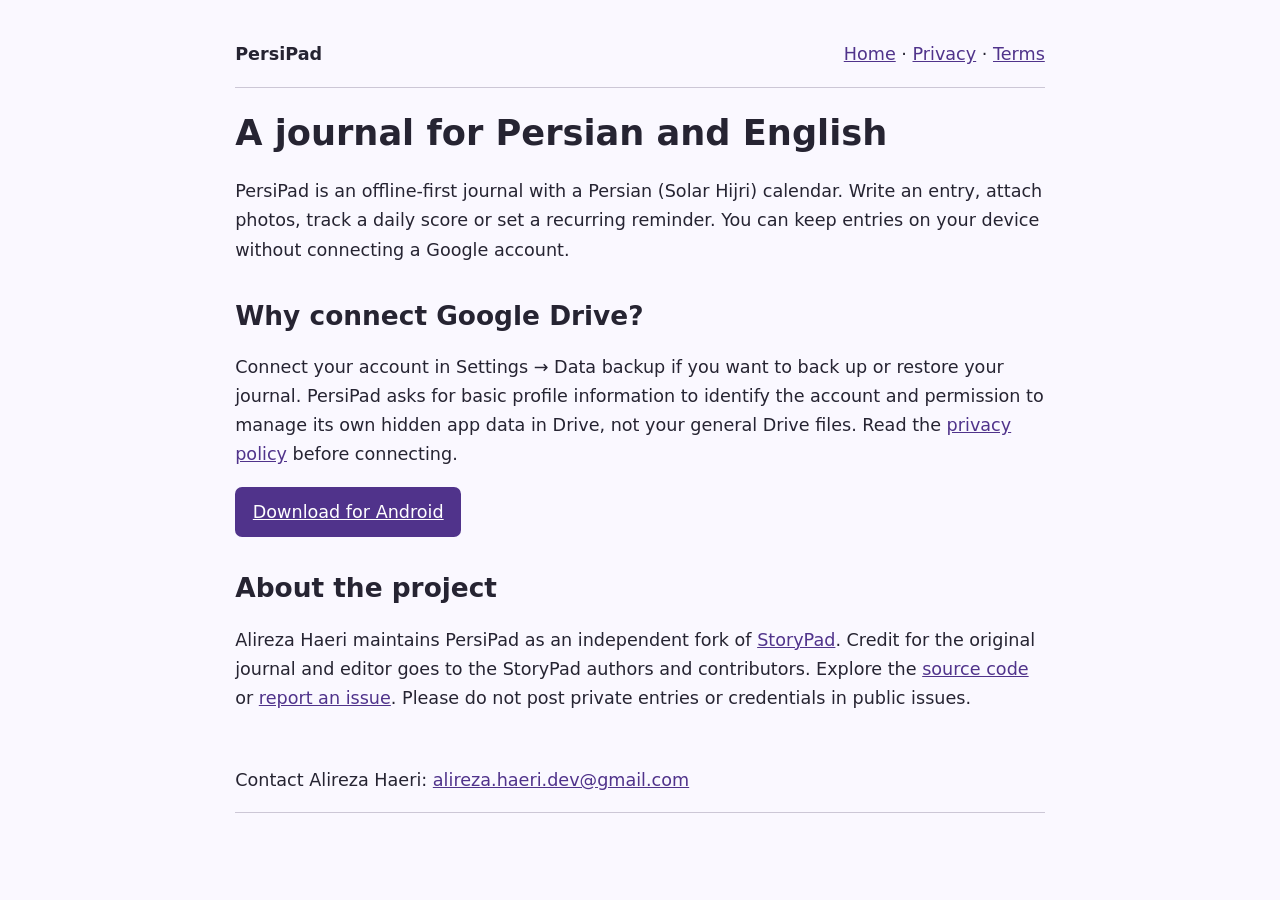
<file: docs/index.html>
<!doctype html>
<html lang="en"><head><meta charset="utf-8"><meta name="viewport" content="width=device-width, initial-scale=1"><title>A journal for Persian and English | PersiPad</title><link rel="stylesheet" href="site.css"></head>
<body><header><strong>PersiPad</strong><nav aria-label="Main"><a href="./">Home</a> · <a href="privacy.html">Privacy</a> · <a href="terms.html">Terms</a></nav></header><main><h1>A journal for Persian and English</h1>
<p>PersiPad is an offline-first journal with a Persian (Solar Hijri) calendar. Write an entry, attach photos, track a daily score or set a recurring reminder. You can keep entries on your device without connecting a Google account.</p>
<h2>Why connect Google Drive?</h2><p>Connect your account in Settings → Data backup if you want to back up or restore your journal. PersiPad asks for basic profile information to identify the account and permission to manage its own hidden app data in Drive, not your general Drive files. Read the <a href="privacy.html">privacy policy</a> before connecting.</p>
<p><a class="button" href="https://github.com/alireza-haeri/persipad/releases/latest">Download for Android</a></p><h2>About the project</h2><p>Alireza Haeri maintains PersiPad as an independent fork of <a href="https://github.com/theachoem/storypad">StoryPad</a>. Credit for the original journal and editor goes to the StoryPad authors and contributors. Explore the <a href="https://github.com/alireza-haeri/persipad">source code</a> or <a href="https://github.com/alireza-haeri/persipad/issues">report an issue</a>. Please do not post private entries or credentials in public issues.</p>
</main><footer>Contact Alireza Haeri: <a href="mailto:alireza.haeri.dev@gmail.com">alireza.haeri.dev@gmail.com</a></footer></body></html>
</file>
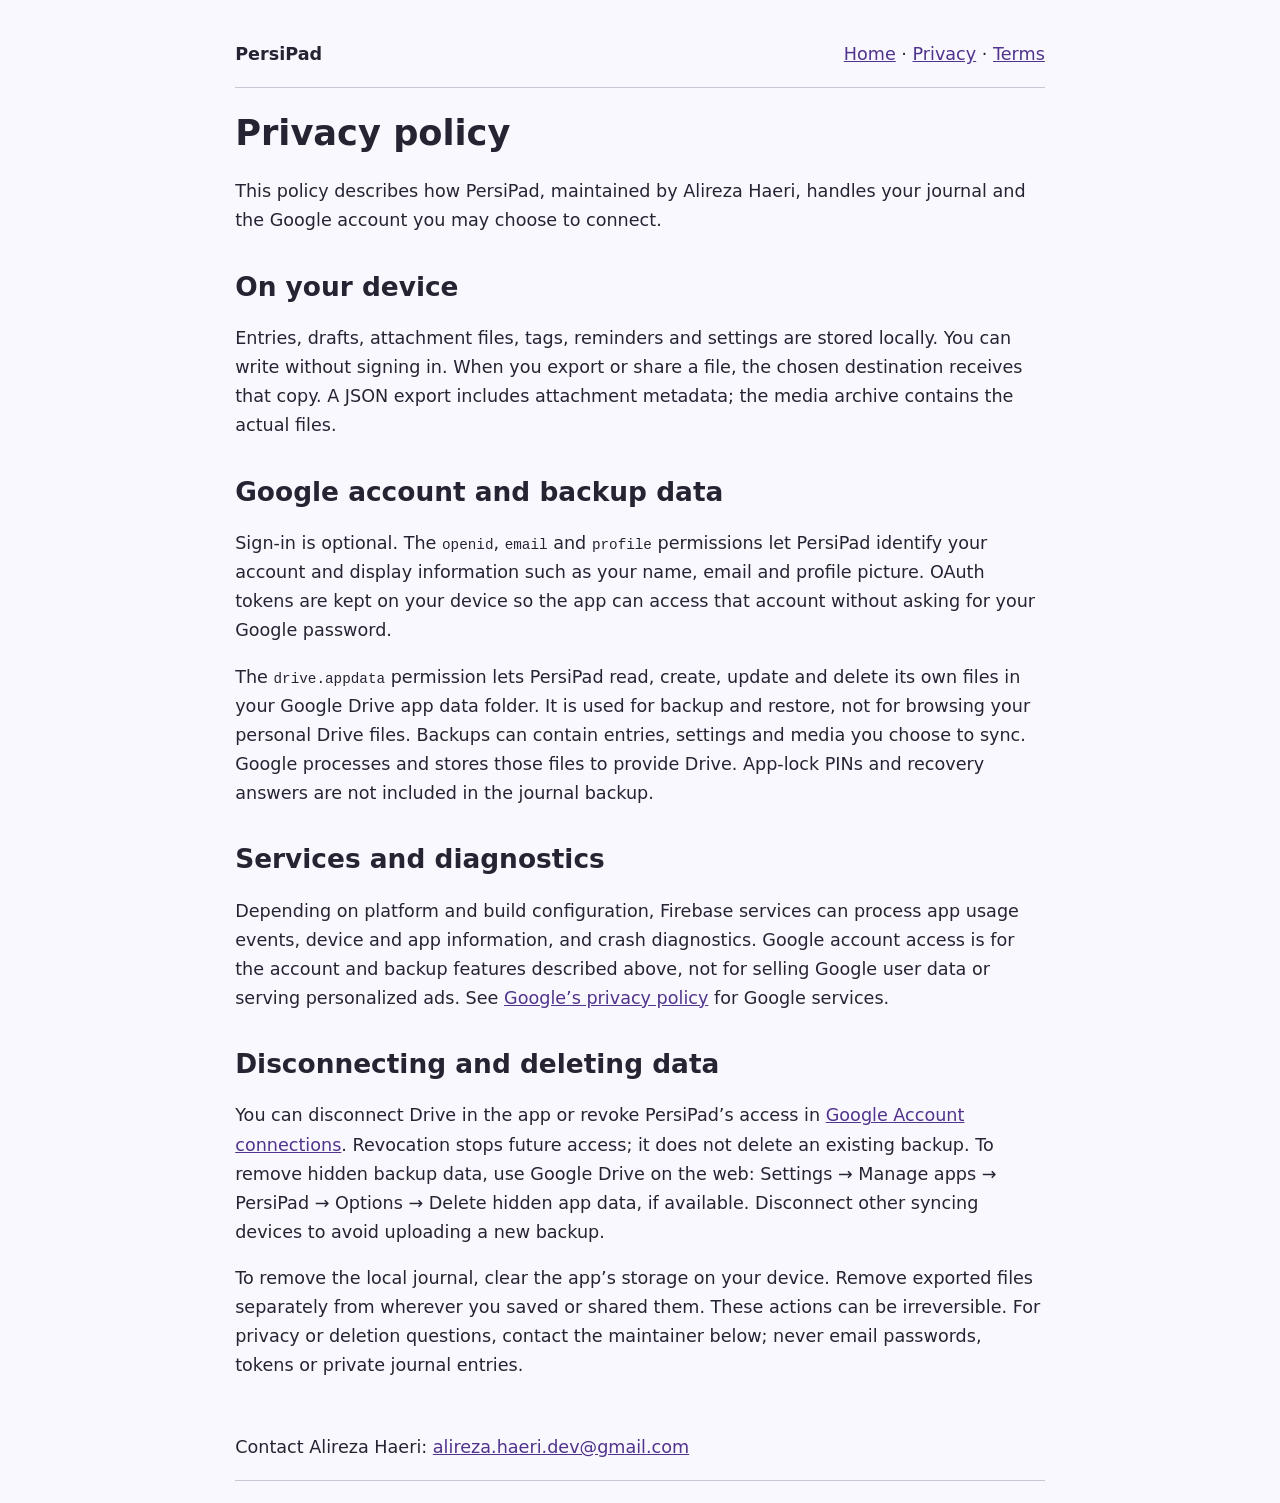
<file: docs/privacy.html>
<!doctype html>
<html lang="en"><head><meta charset="utf-8"><meta name="viewport" content="width=device-width, initial-scale=1"><title>Privacy policy | PersiPad</title><link rel="stylesheet" href="site.css"></head>
<body><header><strong>PersiPad</strong><nav aria-label="Main"><a href="./">Home</a> · <a href="privacy.html">Privacy</a> · <a href="terms.html">Terms</a></nav></header><main><h1>Privacy policy</h1>
<p>This policy describes how PersiPad, maintained by Alireza Haeri, handles your journal and the Google account you may choose to connect.</p>
<h2>On your device</h2><p>Entries, drafts, attachment files, tags, reminders and settings are stored locally. You can write without signing in. When you export or share a file, the chosen destination receives that copy. A JSON export includes attachment metadata; the media archive contains the actual files.</p>
<h2>Google account and backup data</h2><p>Sign-in is optional. The <code>openid</code>, <code>email</code> and <code>profile</code> permissions let PersiPad identify your account and display information such as your name, email and profile picture. OAuth tokens are kept on your device so the app can access that account without asking for your Google password.</p>
<p>The <code>drive.appdata</code> permission lets PersiPad read, create, update and delete its own files in your Google Drive app data folder. It is used for backup and restore, not for browsing your personal Drive files. Backups can contain entries, settings and media you choose to sync. Google processes and stores those files to provide Drive. App-lock PINs and recovery answers are not included in the journal backup.</p>
<h2>Services and diagnostics</h2><p>Depending on platform and build configuration, Firebase services can process app usage events, device and app information, and crash diagnostics. Google account access is for the account and backup features described above, not for selling Google user data or serving personalized ads. See <a href="https://policies.google.com/privacy">Google’s privacy policy</a> for Google services.</p>
<h2>Disconnecting and deleting data</h2><p>You can disconnect Drive in the app or revoke PersiPad’s access in <a href="https://myaccount.google.com/connections">Google Account connections</a>. Revocation stops future access; it does not delete an existing backup. To remove hidden backup data, use Google Drive on the web: Settings → Manage apps → PersiPad → Options → Delete hidden app data, if available. Disconnect other syncing devices to avoid uploading a new backup.</p>
<p>To remove the local journal, clear the app’s storage on your device. Remove exported files separately from wherever you saved or shared them. These actions can be irreversible. For privacy or deletion questions, contact the maintainer below; never email passwords, tokens or private journal entries.</p>
</main><footer>Contact Alireza Haeri: <a href="mailto:alireza.haeri.dev@gmail.com">alireza.haeri.dev@gmail.com</a></footer></body></html>
</file>
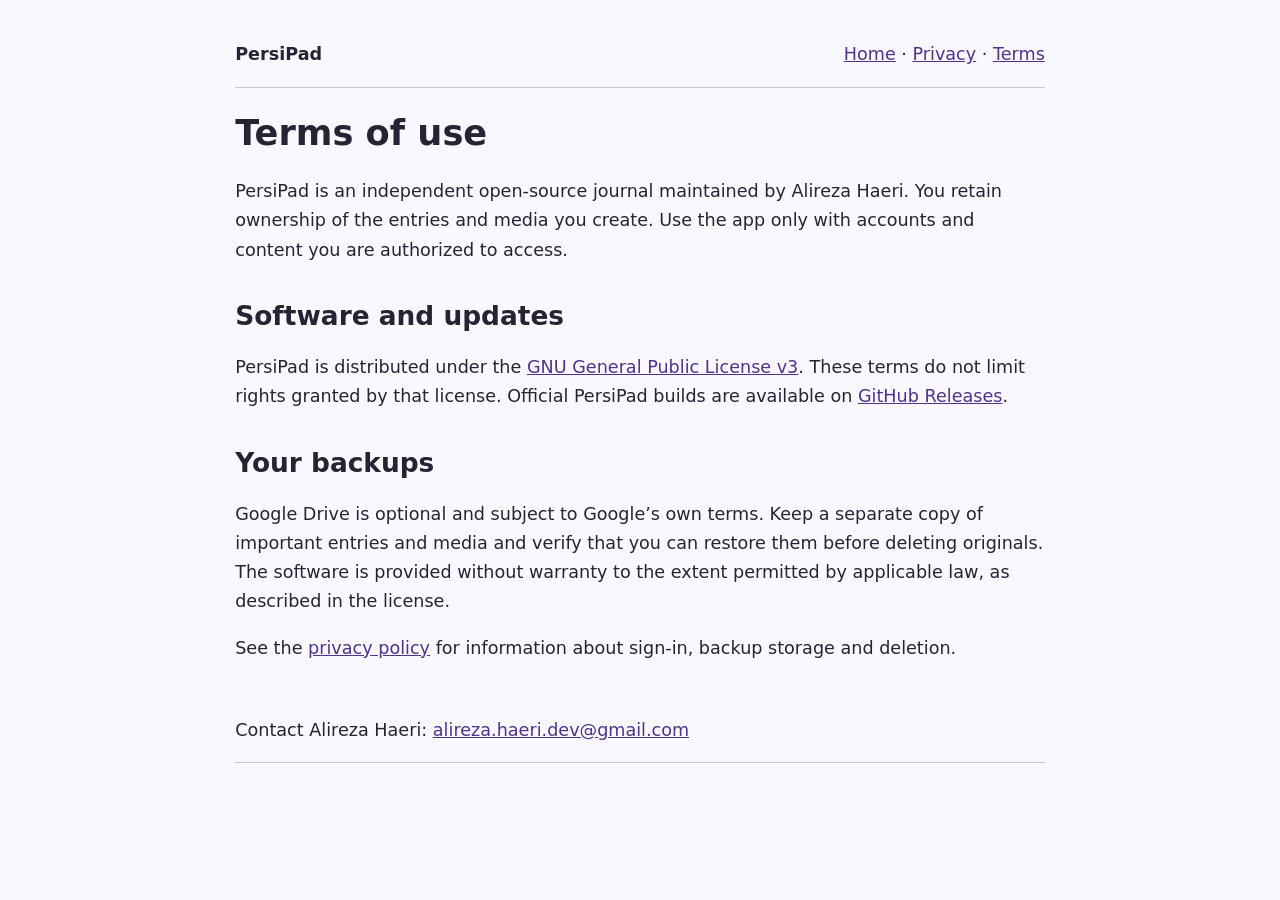
<file: docs/terms.html>
<!doctype html>
<html lang="en"><head><meta charset="utf-8"><meta name="viewport" content="width=device-width, initial-scale=1"><title>Terms of use | PersiPad</title><link rel="stylesheet" href="site.css"></head>
<body><header><strong>PersiPad</strong><nav aria-label="Main"><a href="./">Home</a> · <a href="privacy.html">Privacy</a> · <a href="terms.html">Terms</a></nav></header><main><h1>Terms of use</h1>
<p>PersiPad is an independent open-source journal maintained by Alireza Haeri. You retain ownership of the entries and media you create. Use the app only with accounts and content you are authorized to access.</p><h2>Software and updates</h2><p>PersiPad is distributed under the <a href="https://github.com/alireza-haeri/persipad/blob/main/LICENSE">GNU General Public License v3</a>. These terms do not limit rights granted by that license. Official PersiPad builds are available on <a href="https://github.com/alireza-haeri/persipad/releases">GitHub Releases</a>.</p><h2>Your backups</h2><p>Google Drive is optional and subject to Google’s own terms. Keep a separate copy of important entries and media and verify that you can restore them before deleting originals. The software is provided without warranty to the extent permitted by applicable law, as described in the license.</p><p>See the <a href="privacy.html">privacy policy</a> for information about sign-in, backup storage and deletion.</p>
</main><footer>Contact Alireza Haeri: <a href="mailto:alireza.haeri.dev@gmail.com">alireza.haeri.dev@gmail.com</a></footer></body></html>
</file>
<file: docs/site.css>
:root { font: 110%/1.65 system-ui, sans-serif; color: #262432; background: #faf8ff; }
body { max-width: 46rem; margin: auto; padding: 1.3rem; }
header, footer { border-block-end: 1px solid #ccc7d6; padding-block: 1rem; }
header { display: flex; justify-content: space-between; gap: 1rem; flex-wrap: wrap; }
a { color: #50338b; } h1, h2 { line-height: 1.2; } h2 { margin-block-start: 2rem; }
.button { display: inline-block; background: #50338b; color: white; padding: .6rem 1rem; border-radius: .4rem; }
footer { margin-top: 2rem; overflow-wrap: anywhere; }
</file>
